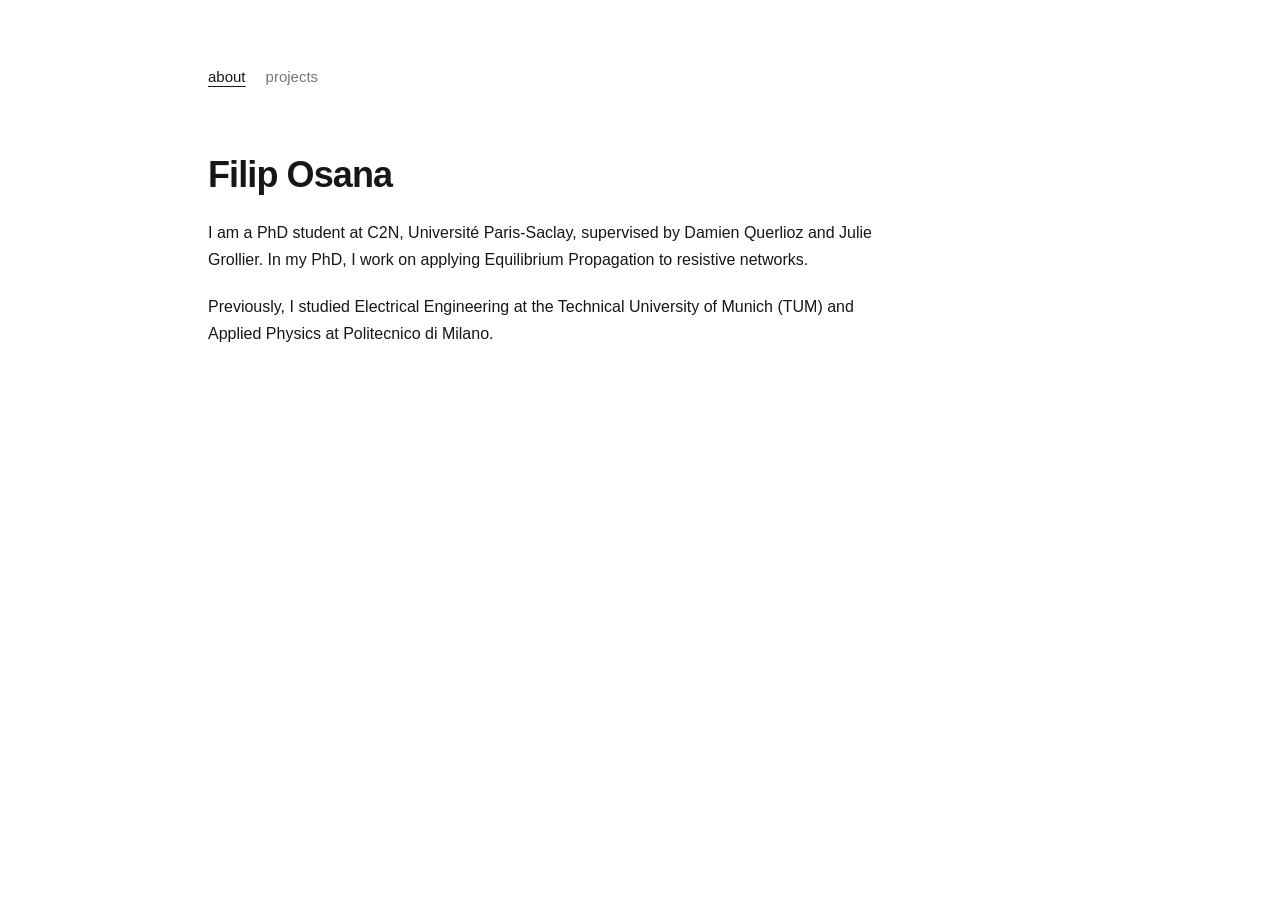
<file: index.html>
<!doctype html>
<html lang="en">
  <head>
    <meta charset="utf-8">
    <meta name="viewport" content="width=device-width, initial-scale=1">
    <meta name="theme-color" content="#ffffff">
    <meta
      name="description"
      content="Filip Osana is a PhD student at C2N, Université Paris-Saclay, working on Equilibrium Propagation in resistive networks."
    >
    <title>Filip Osana</title>
    <meta property="og:title" content="Filip Osana">
    <meta
      property="og:description"
      content="PhD student at C2N, Université Paris-Saclay, working on Equilibrium Propagation in resistive networks."
    >
    <meta property="og:type" content="website">
    <link rel="stylesheet" href="/styles.css">
  </head>
  <body>
    <header>
      <nav aria-label="Primary navigation">
        <a href="/" aria-current="page">about</a>
        <a href="/projects/">projects</a>
      </nav>
    </header>

    <main class="about">
      <h1>Filip Osana</h1>
      <p>
        I am a PhD student at C2N, Université Paris-Saclay, supervised by
        Damien Querlioz and Julie Grollier. In my PhD, I work on applying
        Equilibrium Propagation to resistive networks.
      </p>
      <p>
        Previously, I studied Electrical Engineering at the Technical University
        of Munich (TUM) and Applied Physics at Politecnico di Milano.
      </p>
    </main>
  </body>
</html>
</file>
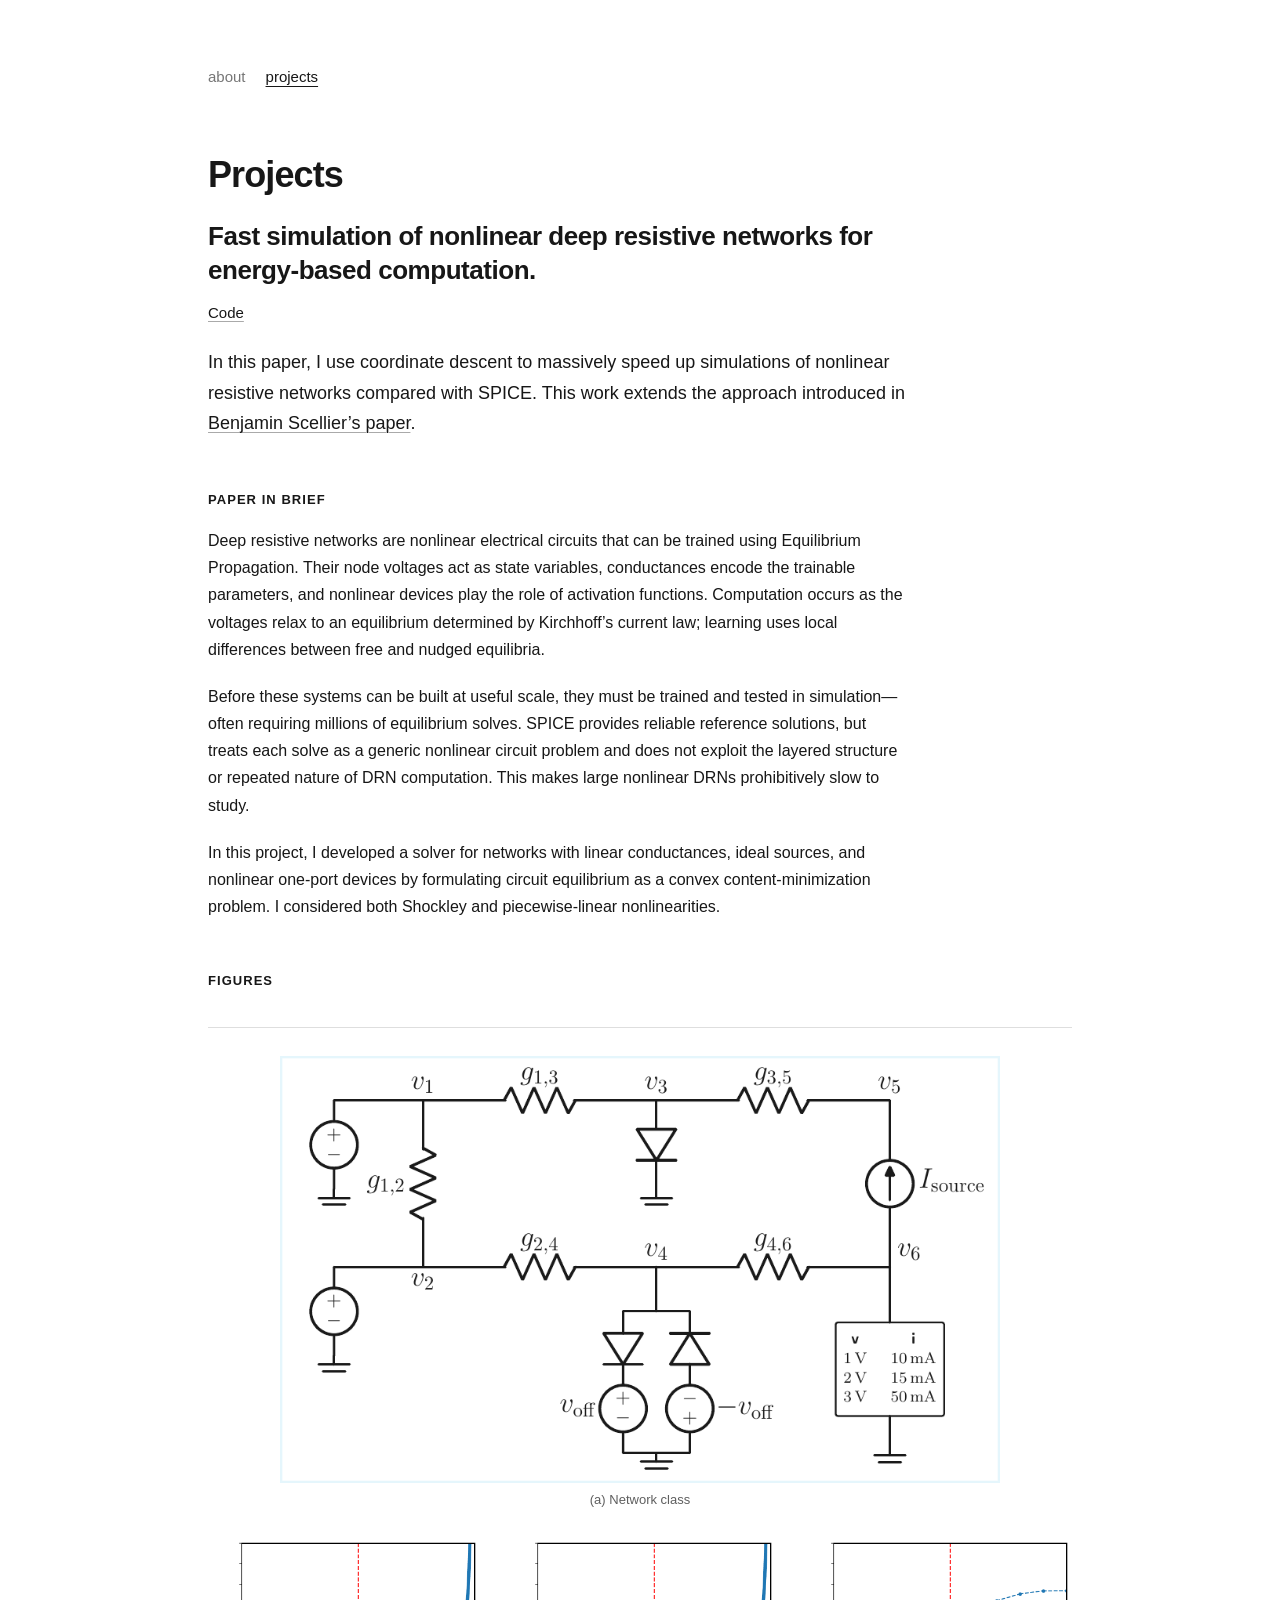
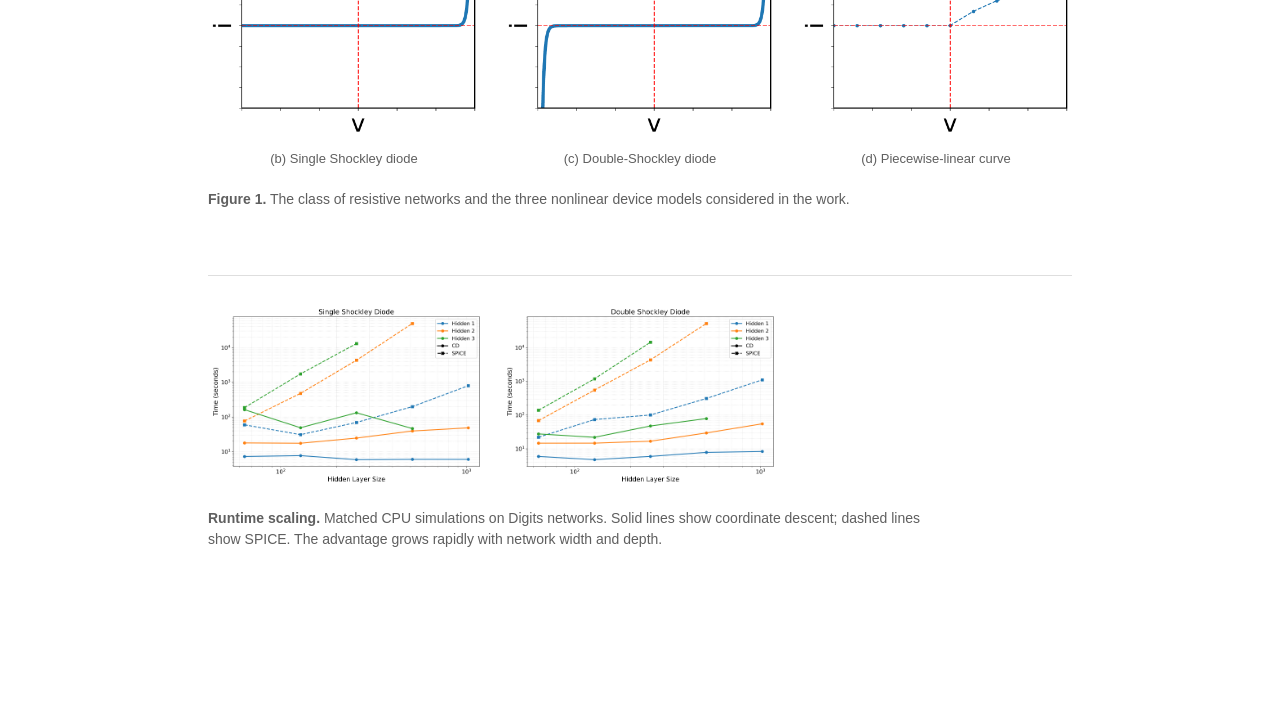
<file: projects/index.html>
<!doctype html>
<html lang="en">
  <head>
    <meta charset="utf-8">
    <meta name="viewport" content="width=device-width, initial-scale=1">
    <meta name="theme-color" content="#ffffff">
    <meta
      name="description"
      content="Projects by Filip Osana on fast simulation and learning in nonlinear deep resistive networks."
    >
    <title>Projects — Filip Osana</title>
    <meta property="og:title" content="Projects — Filip Osana">
    <meta
      property="og:description"
      content="Fast simulation of nonlinear deep resistive networks for energy-based computation."
    >
    <meta property="og:type" content="website">
    <link rel="stylesheet" href="/styles.css">
  </head>
  <body>
    <header>
      <nav aria-label="Primary navigation">
        <a href="/">about</a>
        <a href="/projects/" aria-current="page">projects</a>
      </nav>
    </header>

    <main class="project-page">
      <h1>Projects</h1>
      <article class="project">
        <h2>Fast simulation of nonlinear deep resistive networks for energy-based computation.</h2>
        <p class="project-links">
          <a href="https://github.com/filip137/nonlinear-drn-paper">Code</a>
        </p>
        <p class="project-intro">
          In this paper, I use coordinate descent to massively speed up simulations
          of nonlinear resistive networks compared with SPICE. This work extends the
          approach introduced in
          <a href="https://proceedings.mlr.press/v235/scellier24a.html">Benjamin Scellier’s paper</a>.
        </p>

        <section class="recap" aria-labelledby="recap-heading">
          <h3 id="recap-heading">Paper in brief</h3>
          <p>
            Deep resistive networks are nonlinear electrical circuits that can be
            trained using Equilibrium Propagation. Their node voltages act as state
            variables, conductances encode the trainable parameters, and nonlinear
            devices play the role of activation functions. Computation occurs as the
            voltages relax to an equilibrium determined by Kirchhoff’s current law;
            learning uses local differences between free and nudged equilibria.
          </p>
          <p>
            Before these systems can be built at useful scale, they must be trained
            and tested in simulation—often requiring millions of equilibrium
            solves. SPICE provides reliable reference solutions, but treats each
            solve as a generic nonlinear circuit problem and does not exploit the
            layered structure or repeated nature of DRN computation. This makes
            large nonlinear DRNs prohibitively slow to study.
          </p>
          <p>
            In this project, I developed a solver for networks with linear
            conductances, ideal sources, and nonlinear one-port devices by
            formulating circuit equilibrium as a convex content-minimization
            problem. I considered both Shockley and piecewise-linear nonlinearities.
          </p>
        </section>

        <section class="figures" aria-labelledby="figures-heading">
          <h3 id="figures-heading">Figures</h3>

          <figure class="paper-figure">
            <div class="figure-one-network figure-panel">
              <a class="figure-link" href="/assets/figure-1-network.png">
                <img
                  src="/assets/figure-1-network.png"
                  alt="Resistive network with voltage and current sources, linear conductances, and grounded nonlinear elements"
                  width="918"
                  height="545"
                  loading="lazy"
                  decoding="async"
                >
              </a>
              <span class="panel-label">(a) Network class</span>
            </div>

            <div class="figure-one-models">
              <div class="figure-panel">
                <a class="figure-link" href="/assets/figure-1-single-shockley.png">
                  <img
                    src="/assets/figure-1-single-shockley.png"
                    alt="Current–voltage curve of a single Shockley diode"
                    width="938"
                    height="704"
                    loading="lazy"
                    decoding="async"
                  >
                </a>
                <span class="panel-label">(b) Single Shockley diode</span>
              </div>
              <div class="figure-panel">
                <a class="figure-link" href="/assets/figure-1-double-shockley.png">
                  <img
                    src="/assets/figure-1-double-shockley.png"
                    alt="Current–voltage curve of an antiparallel double-Shockley diode"
                    width="938"
                    height="704"
                    loading="lazy"
                    decoding="async"
                  >
                </a>
                <span class="panel-label">(c) Double-Shockley diode</span>
              </div>
              <div class="figure-panel">
                <a class="figure-link" href="/assets/figure-1-pwl.png">
                  <img
                    src="/assets/figure-1-pwl.png"
                    alt="Monotone piecewise-linear current–voltage curve"
                    width="938"
                    height="704"
                    loading="lazy"
                    decoding="async"
                  >
                </a>
                <span class="panel-label">(d) Piecewise-linear curve</span>
              </div>
            </div>

            <figcaption>
              <strong>Figure 1.</strong> The class of resistive networks and the
              three nonlinear device models considered in the work.
            </figcaption>
          </figure>

          <figure class="paper-figure">
            <div class="runtime-plots">
              <a class="figure-link" href="/assets/runtime-single-shockley.png">
                <img
                  src="/assets/runtime-single-shockley.png"
                  alt="Runtime comparison between coordinate descent and SPICE for single-Shockley networks"
                  width="2700"
                  height="1800"
                  loading="lazy"
                  decoding="async"
                >
              </a>
              <a class="figure-link" href="/assets/runtime-double-shockley.png">
                <img
                  src="/assets/runtime-double-shockley.png"
                  alt="Runtime comparison between coordinate descent and SPICE for double-Shockley networks"
                  width="2700"
                  height="1800"
                  loading="lazy"
                  decoding="async"
                >
              </a>
              <a class="figure-link" href="/assets/runtime-pwl.png">
                <img
                  src="/assets/runtime-pwl.png"
                  alt="Runtime comparison between coordinate descent and SPICE for piecewise-linear networks"
                  width="2700"
                  height="1800"
                  loading="lazy"
                  decoding="async"
                >
              </a>
            </div>
            <figcaption>
              <strong>Runtime scaling.</strong> Matched CPU simulations on Digits
              networks. Solid lines show coordinate descent; dashed lines show
              SPICE. The advantage grows rapidly with network width and depth.
            </figcaption>
          </figure>
        </section>
      </article>
    </main>
  </body>
</html>
</file>
<file: styles.css>
:root {
  color-scheme: light;
  font-family: -apple-system, BlinkMacSystemFont, "Segoe UI", Helvetica, Arial,
    sans-serif;
  font-size: 16px;
  line-height: 1.7;
  color: #171717;
  background: #fff;
}

* {
  box-sizing: border-box;
}

body {
  max-width: 920px;
  min-height: 100vh;
  margin: 0 auto;
  padding: 64px 28px 96px;
  background: #fff;
}

nav {
  display: flex;
  gap: 20px;
  margin-bottom: 64px;
  font-size: 15px;
}

nav a {
  color: #767676;
  text-decoration: none;
}

nav a:hover,
nav a:focus-visible,
nav a[aria-current="page"] {
  color: #171717;
}

nav a[aria-current="page"] {
  text-decoration: underline;
  text-underline-offset: 4px;
}

h1,
h2,
h3,
p {
  margin-top: 0;
}

h1 {
  margin-bottom: 24px;
  font-size: 36px;
  font-weight: 600;
  line-height: 1.15;
  letter-spacing: -0.025em;
}

h2 {
  max-width: 760px;
  margin-bottom: 12px;
  font-size: 26px;
  font-weight: 600;
  line-height: 1.32;
  letter-spacing: -0.018em;
}

h3 {
  margin-bottom: 18px;
  font-size: 13px;
  font-weight: 600;
  line-height: 1.4;
  letter-spacing: 0.08em;
  text-transform: uppercase;
}

p {
  margin-bottom: 20px;
}

a {
  color: inherit;
  text-decoration-color: #aaa;
  text-decoration-thickness: 1px;
  text-underline-offset: 3px;
}

a:hover,
a:focus-visible {
  text-decoration-color: #171717;
}

a:focus-visible {
  outline: 2px solid #171717;
  outline-offset: 4px;
}

cite {
  font-style: italic;
}

.project-links {
  margin-bottom: 22px;
  font-size: 15px;
}

.about,
.project-intro,
.recap {
  max-width: 700px;
}

.project-intro {
  margin-bottom: 0;
  font-size: 18px;
}

.recap,
.figures {
  margin-top: 52px;
}

.paper-figure {
  margin: 36px 0 64px;
  padding-top: 28px;
  border-top: 1px solid #dedede;
}

.figure-panel,
.figure-link,
.figure-link img,
.runtime-plots img {
  display: block;
}

.figure-link {
  text-decoration: none;
}

.figure-link img {
  width: 100%;
  height: auto;
  background: #fff;
}

.figure-one-network {
  max-width: 720px;
  margin: 0 auto;
}

.figure-one-models {
  display: grid;
  grid-template-columns: repeat(3, minmax(0, 1fr));
  gap: 24px;
  margin-top: 28px;
}

.panel-label {
  display: block;
  margin-top: 8px;
  color: #5f5f5f;
  font-size: 13px;
  line-height: 1.45;
  text-align: center;
}

.runtime-plots {
  display: grid;
  grid-template-columns: repeat(3, minmax(0, 1fr));
  gap: 18px;
  align-items: start;
}

figcaption {
  max-width: 720px;
  margin-top: 20px;
  color: #5f5f5f;
  font-size: 14px;
  line-height: 1.55;
}

::selection {
  color: #fff;
  background: #171717;
}

@media (max-width: 680px) {
  body {
    padding: 40px 20px 72px;
  }

  nav {
    margin-bottom: 44px;
  }

  h1 {
    font-size: 32px;
  }

  h2 {
    font-size: 23px;
  }

  .project-intro {
    font-size: 17px;
  }

  .figure-one-models {
    grid-template-columns: 1fr;
    gap: 28px;
  }

  .runtime-plots {
    grid-template-columns: 1fr;
    gap: 24px;
  }

  .figure-one-models .figure-panel {
    width: min(100%, 440px);
    margin: 0 auto;
  }
}
</file>
